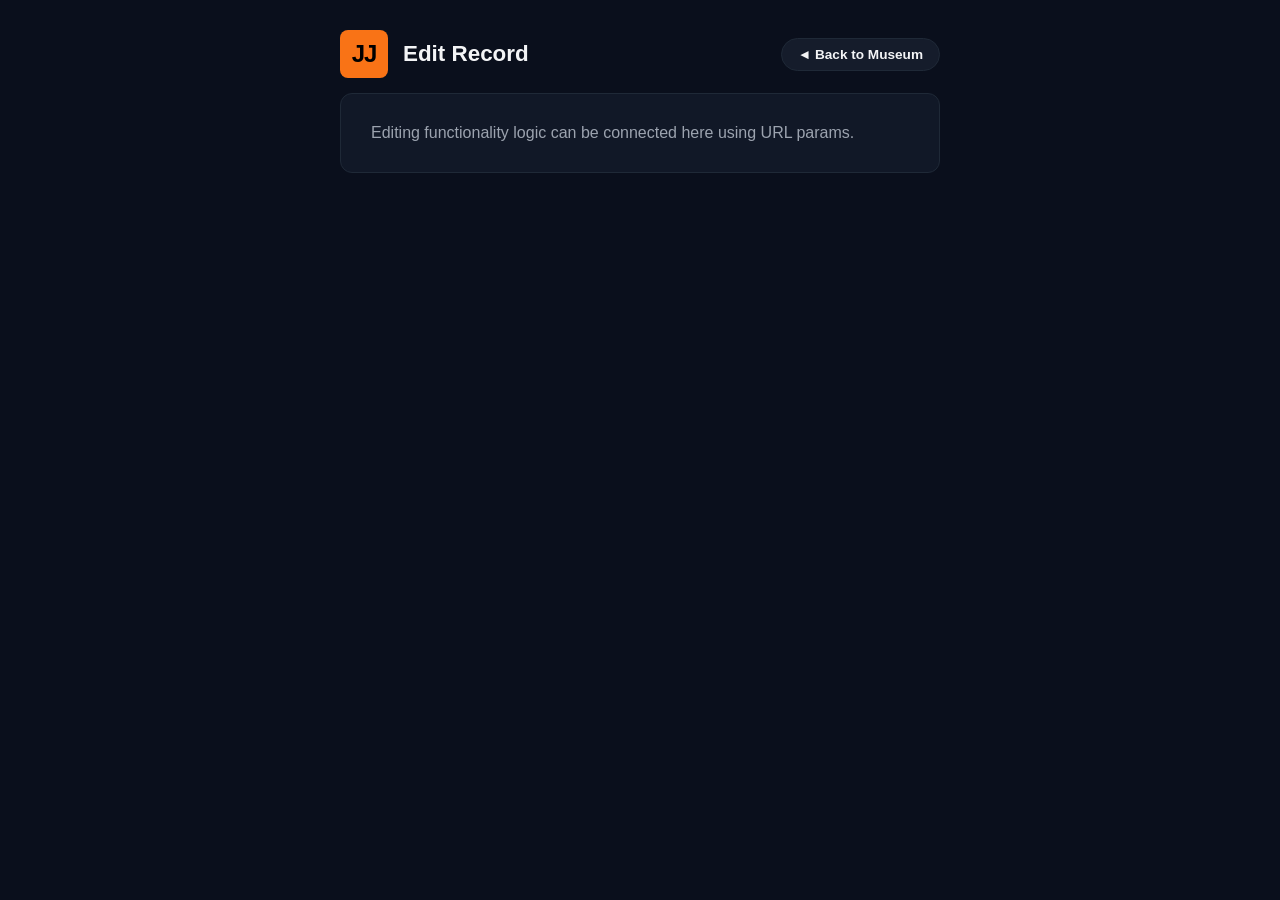
<file: edit_ticket_new.html>
<!DOCTYPE html>
<html lang="en">
<head>
  <meta charset="UTF-8">
  <meta name="viewport" content="width=device-width, initial-scale=1.0">
  <title>Edit Ticket Record - JJMM</title>
  <link rel="stylesheet" href="styles.css">
  <style>
    body {
      display: flex;
      flex-direction: column;
      align-items: center;
      padding: 30px;
    }
    .edit-container {
      width: 100%;
      max-width: 600px;
      background-color: var(--bg-panel);
      border: 1px solid var(--border-color);
      border-radius: 12px;
      padding: 30px;
    }
  </style>
</head>
<body>
  <header style="max-width: 600px;">
    <div class="header-left">
      <div class="logo">JJ</div>
      <div class="title-area">
        <h1>Edit Record</h1>
      </div>
    </div>
    <a href="index_short.html" class="btn-contribute">◄ Back to Museum</a>
  </header>

  <div class="edit-container">
    <p style="color: var(--text-muted);">Editing functionality logic can be connected here using URL params.</p>
  </div>
</body>
</html>
</file>
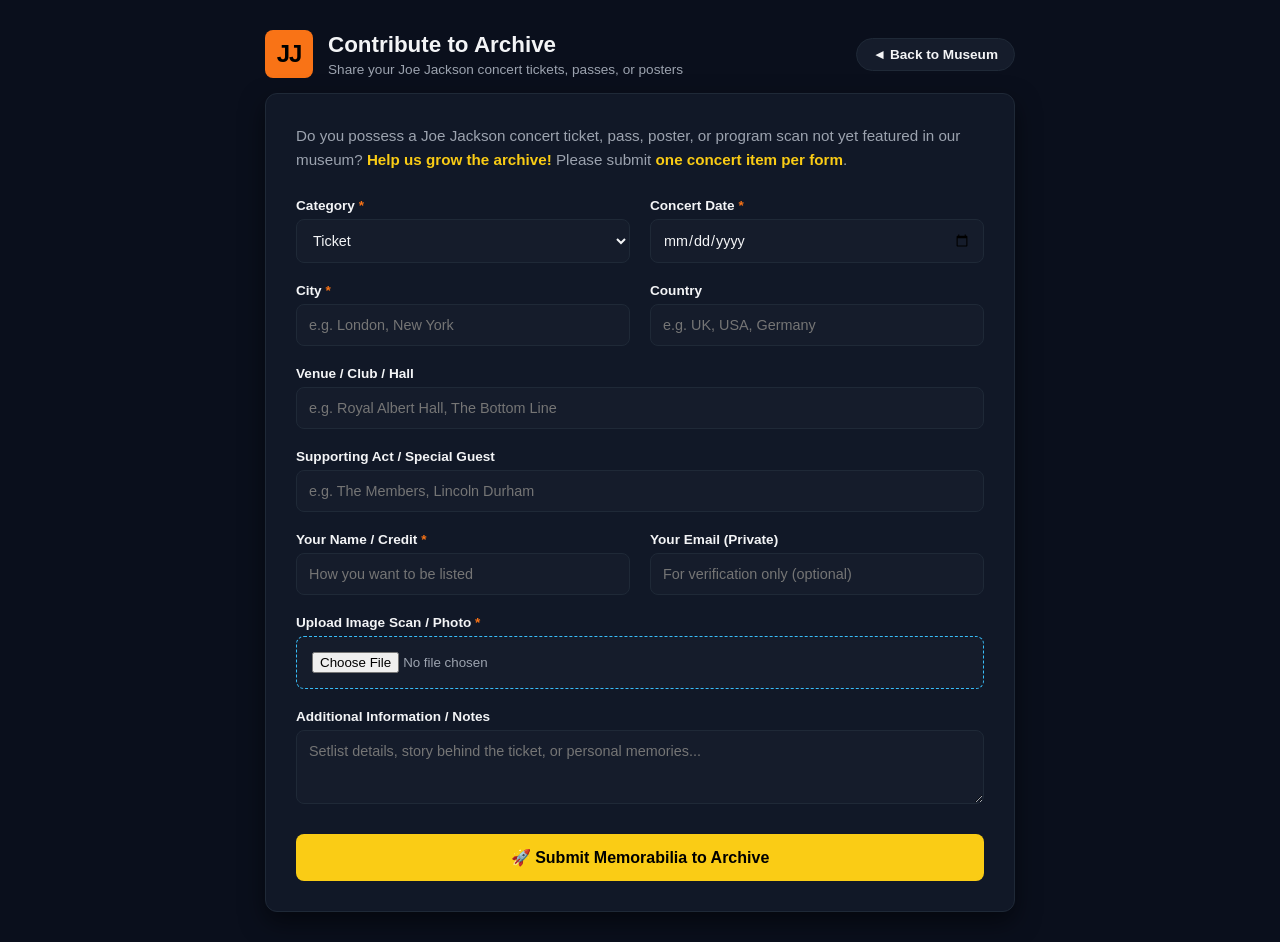
<file: ticket_form.html>
<!DOCTYPE html>
<html lang="en">
<head>
  <meta charset="UTF-8">
  <meta name="viewport" content="width=device-width, initial-scale=1.0">
  <title>Joe Jackson Museum - Contribute Memorabilia</title>
  <link rel="icon" href="data:image/svg+xml,<svg xmlns=%22http://www.w3.org/2000/svg%22 viewBox=%220 0 100 100%22><text y=%22.9em%22 font-size=%2290%22>🎫</text></svg>">
  <link rel="stylesheet" href="styles.css">

  <style>
    body {
      display: flex;
      flex-direction: column;
      align-items: center;
      padding: 30px;
    }

    .form-container {
      width: 100%;
      max-width: 750px;
      background-color: var(--bg-panel);
      border: 1px solid var(--border-color);
      border-radius: 12px;
      padding: 30px;
      box-shadow: 0 10px 25px rgba(0,0,0,0.5);
    }

    .form-intro {
      margin-bottom: 25px;
      line-height: 1.6;
      color: var(--text-muted);
      font-size: 0.95rem;
    }
    .form-intro strong { color: var(--accent-yellow); }

    .form-grid {
      display: grid;
      grid-template-columns: repeat(2, 1fr);
      gap: 20px;
    }

    .form-group { display: flex; flex-direction: column; gap: 6px; }
    .form-group.full-width { grid-column: 1 / -1; }

    label { font-size: 0.85rem; font-weight: 600; color: var(--text-main); }
    label span { color: var(--accent-orange); }

    input[type="text"], input[type="date"], input[type="email"], select, textarea {
      background-color: var(--bg-card);
      border: 1px solid var(--border-color);
      color: var(--text-main);
      padding: 12px;
      border-radius: 8px;
      font-size: 0.9rem;
      outline: none;
      font-family: inherit;
    }

    input:focus, select:focus, textarea:focus { border-color: var(--accent-blue); }

    input[type="file"] {
      background-color: var(--bg-card);
      border: 1px dashed var(--accent-blue);
      color: var(--text-muted);
      padding: 15px;
      border-radius: 8px;
      cursor: pointer;
    }

    .btn-submit {
      background-color: var(--accent-yellow);
      color: #000;
      border: none;
      padding: 14px 28px;
      border-radius: 8px;
      font-size: 1rem;
      font-weight: 700;
      cursor: pointer;
      width: 100%;
      margin-top: 10px;
      transition: background-color 0.2s, transform 0.1s;
    }
    .btn-submit:hover { background-color: #fde047; transform: translateY(-1px); }
    .btn-submit:disabled { opacity: 0.6; cursor: wait; transform: none; }

    #statusMessage {
      margin-top: 20px;
      padding: 16px;
      border-radius: 8px;
      font-size: 0.95rem;
      display: none;
      text-align: center;
      line-height: 1.5;
    }
    #statusMessage.success {
      background: rgba(74, 222, 128, 0.15);
      border: 1px solid #4ade80;
      color: #4ade80;
    }
    #statusMessage.error {
      background: rgba(239, 68, 68, 0.15);
      border: 1px solid #ef4444;
      color: #ef4444;
    }

    @media (max-width: 600px) {
      body { padding: 15px; }
      .form-grid { grid-template-columns: 1fr; }
    }
  </style>
</head>
<body>

  <header style="max-width: 750px;">
    <div class="header-left">
      <div class="logo">JJ</div>
      <div class="title-area">
        <h1>Contribute to Archive</h1>
        <p>Share your Joe Jackson concert tickets, passes, or posters</p>
      </div>
    </div>
    <a href="index_short.html" class="btn-contribute">◄ Back to Museum</a>
  </header>

  <div class="form-container">
    <p class="form-intro">
      Do you possess a Joe Jackson concert ticket, pass, poster, or program scan not yet featured in our museum? 
      <strong>Help us grow the archive!</strong> Please submit <strong>one concert item per form</strong>.
    </p>

    <form id="contribForm" action="https://formsubmit.co/marekkraus@gmail.com" method="POST" enctype="multipart/form-data" class="form-grid">
      <input type="hidden" name="_subject" value="JJMM - addition">
      <input type="hidden" name="_captcha" value="false">
      <input type="hidden" name="_template" value="table">

      <div class="form-group">
        <label for="category">Category <span>*</span></label>
        <select id="category" name="Category" required>
          <option value="Tickets">Ticket</option>
          <option value="Passes">Pass / Backstage</option>
          <option value="Posters">Poster / Flyer</option>
          <option value="Programs">Tour Program</option>
          <option value="T-shirts">Merchandise / T-shirt</option>
          <option value="Memorabilia">Other Memorabilia</option>
        </select>
      </div>

      <div class="form-group">
        <label for="date">Concert Date <span>*</span></label>
        <input type="date" id="date" name="Concert Date" required>
      </div>

      <div class="form-group">
        <label for="city">City <span>*</span></label>
        <input type="text" id="city" name="City" placeholder="e.g. London, New York" required>
      </div>

      <div class="form-group">
        <label for="country">Country</label>
        <input type="text" id="country" name="Country" placeholder="e.g. UK, USA, Germany">
      </div>

      <div class="form-group full-width">
        <label for="venue">Venue / Club / Hall</label>
        <input type="text" id="venue" name="Venue" placeholder="e.g. Royal Albert Hall, The Bottom Line">
      </div>

      <div class="form-group full-width">
        <label for="supporting_act">Supporting Act / Special Guest</label>
        <input type="text" id="supporting_act" name="Supporting Act" placeholder="e.g. The Members, Lincoln Durham">
      </div>

      <div class="form-group">
        <label for="contributor">Your Name / Credit <span>*</span></label>
        <input type="text" id="contributor" name="Contributor Credit" placeholder="How you want to be listed" required>
      </div>

      <div class="form-group">
        <label for="email">Your Email (Private)</label>
        <input type="email" id="email" name="email" placeholder="For verification only (optional)">
      </div>

      <div class="form-group full-width">
        <label for="scan_file">Upload Image Scan / Photo <span>*</span></label>
        <input type="file" id="scan_file" name="Attachment" accept="image/*" required>
      </div>

      <div class="form-group full-width">
        <label for="notes">Additional Information / Notes</label>
        <textarea id="notes" name="Notes" rows="3" placeholder="Setlist details, story behind the ticket, or personal memories..."></textarea>
      </div>

      <div class="form-group full-width">
        <button type="submit" id="submitBtn" class="btn-submit">🚀 Submit Memorabilia to Archive</button>
      </div>
    </form>

    <div id="statusMessage"></div>
  </div>

  <script>
    document.getElementById('contribForm').addEventListener('submit', async function(e) {
      e.preventDefault();

      const form = this;
      const submitBtn = document.getElementById('submitBtn');
      const statusMsg = document.getElementById('statusMessage');

      submitBtn.disabled = true;
      submitBtn.textContent = '⏳ Sending memorabilia...';
      statusMsg.style.display = 'none';

      try {
        const formData = new FormData(form);

        const response = await fetch(form.action, {
          method: 'POST',
          body: formData,
          headers: { 'Accept': 'application/json' }
        });

        if (response.ok) {
          statusMsg.className = 'success';
          statusMsg.style.display = 'block';
          statusMsg.innerHTML = '🎉 <strong>Thank you!</strong> Your memorabilia contribution has been sent successfully. We will review it shortly.';
          form.reset();
        } else {
          throw new Error(`HTTP ${response.status}`);
        }
      } catch (err) {
        statusMsg.className = 'error';
        statusMsg.style.display = 'block';
        statusMsg.innerHTML = '❌ <strong>Submission Error:</strong> Could not send form. Please try again.';
      } finally {
        submitBtn.disabled = false;
        submitBtn.textContent = '🚀 Submit Memorabilia to Archive';
      }
    });
  </script>
</body>
</html>
</file>
<file: styles.css>
:root {
  --bg-main: #0a0f1c;
  --bg-panel: #111827;
  --bg-card: #151c2b;
  --text-main: #f3f4f6;
  --text-muted: #9ca3af;
  --accent-yellow: #facc15;
  --accent-blue: #38bdf8;
  --accent-orange: #f97316;
  --border-color: #1f2937;
  --font-family: -apple-system, BlinkMacSystemFont, "Segoe UI", Roboto, Helvetica, Arial, sans-serif;
}

* {
  box-sizing: border-box;
  margin: 0;
  padding: 0;
}

body {
  font-family: var(--font-family);
  background-color: var(--bg-main);
  color: var(--text-main);
  padding: 0 40px 40px 40px;
  min-height: 100vh;
}

.viewer-container {
  z-index: 99999 !important;
}

.viewer-backdrop {
  background-color: rgba(5, 8, 16, 0.88) !important;
  backdrop-filter: blur(10px) !important;
  -webkit-backdrop-filter: blur(10px) !important;
}

.viewer-title {
  font-family: var(--font-family) !important;
  font-size: 1rem !important;
  color: var(--accent-yellow) !important;
  font-weight: 600 !important;
  letter-spacing: 0.5px !important;
  text-shadow: 0 2px 4px rgba(0, 0, 0, 0.8) !important;
}

/* Sticky Top Header */
.top-header-container {
  position: sticky;
  top: 0;
  background-color: var(--bg-main);
  z-index: 100;
  padding-top: 20px;
  padding-bottom: 15px;
  border-bottom: 1px solid var(--border-color);
  margin-bottom: 25px;
}

header {
  display: flex;
  justify-content: space-between;
  align-items: center;
  margin-bottom: 15px;
  width: 100%;
}

.header-left {
  display: flex;
  align-items: center;
  gap: 15px;
}

.logo {
  background-color: var(--accent-orange);
  color: #000;
  width: 48px;
  height: 48px;
  border-radius: 8px;
  display: flex;
  align-items: center;
  justify-content: center;
  font-weight: 900;
  font-size: 1.5rem;
  letter-spacing: -1px;
  flex-shrink: 0;
}

.title-area h1 {
  font-size: 1.4rem;
  font-weight: 700;
  display: flex;
  align-items: center;
  gap: 10px;
}

.year-badge {
  background-color: transparent;
  border: 1px solid var(--accent-yellow);
  color: var(--accent-yellow);
  font-size: 0.75rem;
  padding: 2px 8px;
  border-radius: 12px;
  font-weight: 600;
}

.title-area p {
  color: var(--text-muted);
  font-size: 0.85rem;
  margin-top: 4px;
}

.btn-contribute {
  background-color: var(--bg-card);
  border: 1px solid var(--border-color);
  color: var(--text-main);
  padding: 8px 16px;
  border-radius: 20px;
  font-size: 0.85rem;
  font-weight: 600;
  text-decoration: none;
  display: inline-flex;
  align-items: center;
  gap: 8px;
  transition: all 0.2s ease;
  white-space: nowrap;
}

.btn-contribute:hover {
  border-color: var(--accent-yellow);
  color: var(--accent-yellow);
  background-color: var(--bg-panel);
  transform: translateY(-1px);
}

/* On This Day Banner */
.on-this-day-banner {
  background: linear-gradient(135deg, rgba(250, 204, 21, 0.15), rgba(56, 189, 248, 0.1));
  border: 1px solid rgba(250, 204, 21, 0.4);
  border-radius: 8px;
  padding: 10px 16px;
  margin-bottom: 15px;
  display: none;
  align-items: center;
  justify-content: space-between;
  gap: 15px;
}

.on-this-day-banner.active {
  display: flex;
}

.otd-left {
  display: flex;
  align-items: center;
  gap: 12px;
}

.otd-icon {
  font-size: 1.3rem;
  background: rgba(250, 204, 21, 0.2);
  padding: 6px 10px;
  border-radius: 6px;
}

.otd-text h4 {
  font-size: 0.85rem;
  color: var(--accent-yellow);
  text-transform: uppercase;
  letter-spacing: 0.5px;
  margin-bottom: 2px;
}

.otd-text p {
  font-size: 0.85rem;
  color: var(--text-main);
  font-weight: 500;
}

.otd-btn {
  background-color: var(--accent-yellow);
  color: #000;
  border: none;
  padding: 6px 14px;
  border-radius: 6px;
  font-size: 0.8rem;
  font-weight: 700;
  cursor: pointer;
  white-space: nowrap;
  transition: all 0.2s;
}

.otd-btn:hover {
  background-color: #fde047;
}

/* Category Tabs */
.category-tabs {
  display: flex;
  gap: 8px;
  margin-bottom: 15px;
  overflow-x: auto;
  padding-bottom: 4px;
}

.tab-btn {
  background-color: var(--bg-panel);
  border: 1px solid var(--border-color);
  color: var(--text-muted);
  padding: 8px 16px;
  border-radius: 20px;
  font-size: 0.85rem;
  font-weight: 600;
  cursor: pointer;
  white-space: nowrap;
  transition: all 0.2s ease;
  display: inline-flex;
  align-items: center;
  gap: 6px;
}

.tab-btn:hover {
  border-color: var(--accent-blue);
  color: #fff;
}

.tab-btn.active {
  background-color: var(--accent-yellow);
  color: #000;
  border-color: var(--accent-yellow);
}

/* Search Controls Bar */
.controls {
  display: flex;
  gap: 10px;
  background-color: var(--bg-panel);
  padding: 12px 15px;
  border-radius: 8px;
  border: 1px solid var(--border-color);
  align-items: center;
  flex-wrap: wrap;
}

.search-input-wrapper {
  position: relative;
  display: flex;
  align-items: center;
  flex: 1;
  min-width: 200px;
}

.search-input-wrapper input {
  background-color: var(--bg-main);
  border: 1px solid var(--accent-yellow) !important;
  color: var(--text-main);
  padding: 8px 36px 8px 12px;
  border-radius: 6px;
  font-size: 0.85rem;
  width: 100%;
  outline: none;
  box-shadow: 0 0 4px rgba(250, 204, 21, 0.15);
  transition: box-shadow 0.2s, border-color 0.2s;
}

.search-input-wrapper input:focus,
.search-input-wrapper input:hover {
  box-shadow: 0 0 8px rgba(250, 204, 21, 0.35);
}

.search-clear-btn {
  position: absolute;
  right: 10px;
  background: transparent;
  border: none;
  color: var(--text-muted);
  font-size: 0.9rem;
  cursor: pointer;
  display: none;
  padding: 2px 4px;
  border-radius: 50%;
  transition: color 0.2s, background 0.2s;
}

.search-clear-btn:hover {
  color: var(--accent-yellow);
  background: rgba(255, 255, 255, 0.1);
}

.surprise-btn {
  background-color: var(--bg-main);
  border: 1px solid var(--accent-yellow);
  color: var(--accent-yellow);
  padding: 8px 14px;
  border-radius: 6px;
  font-size: 0.85rem;
  font-weight: 700;
  cursor: pointer;
  white-space: nowrap;
  transition: all 0.2s ease;
  display: inline-flex;
  align-items: center;
  gap: 6px;
}

.surprise-btn:hover {
  background-color: var(--accent-yellow);
  color: #000;
  box-shadow: 0 0 10px rgba(250, 204, 21, 0.4);
}

.controls select {
  background-color: var(--bg-main);
  border: 1px solid var(--border-color);
  color: var(--text-main);
  padding: 8px 12px;
  border-radius: 6px;
  font-size: 0.85rem;
  outline: none;
}

#yearFilter {
  width: 105px !important;
  flex-shrink: 0;
}

#sortFilter {
  min-width: 185px !important;
  flex-shrink: 0;
}

#cityFilter,
#pageSizeFilter {
  flex-shrink: 0;
}

.controls select:focus {
  border-color: var(--accent-blue);
}

.layout-toggles {
  display: flex;
  gap: 5px;
}

.toggle-btn {
  background-color: var(--bg-main);
  border: 1px solid var(--border-color);
  color: var(--text-muted);
  width: 36px;
  height: 35px;
  border-radius: 6px;
  cursor: pointer;
  display: flex;
  align-items: center;
  justify-content: center;
  font-size: 1.1rem;
}

.toggle-btn.active {
  background-color: var(--accent-yellow);
  color: #000;
  border-color: var(--accent-yellow);
}

/* Grid / List Views */
.tickets-container.grid-view {
  display: grid;
  grid-template-columns: repeat(auto-fill, minmax(300px, 1fr));
  gap: 20px;
}

.tickets-container.list-view {
  display: flex;
  flex-direction: column;
  gap: 15px;
}

.tickets-container.list-view .ticket-card {
  flex-direction: row;
  align-items: flex-start;
  height: auto;
}

.tickets-container.list-view .card-img-wrapper {
  width: 220px;
  height: 160px;
  flex-shrink: 0;
}

/* Ticket Card Styling */
.ticket-card {
  background-color: var(--bg-card);
  border: 1px solid var(--border-color);
  border-radius: 10px;
  overflow: hidden;
  display: flex;
  flex-direction: column;
  cursor: pointer;
  position: relative;
  transition: transform 0.2s, border-color 0.2s;
}

.ticket-card:hover {
  border-color: var(--accent-blue);
  transform: translateY(-2px);
}

.card-img-wrapper {
  position: relative;
  height: 230px;
  width: 100%;
  background-color: #000;
  overflow: hidden;
}

.card-img-wrapper img {
  width: 100%;
  height: 100%;
  object-fit: cover;
}

.card-content {
  padding: 15px;
  display: flex;
  flex-direction: column;
  flex-grow: 1;
}

/* 2-Column Row Under Image */
.card-main-row {
  display: flex;
  justify-content: space-between;
  align-items: flex-start;
  gap: 12px;
  width: 100%;
}

.card-info-left {
  flex: 1;
  min-width: 0;
}

.card-date {
  font-size: 0.9rem;
  font-weight: 700;
  color: #fff;
  margin-bottom: 4px;
  word-wrap: break-word;
}

.info-text {
  font-size: 0.83rem;
  font-weight: 500;
  color: var(--text-muted);
  line-height: 1.35;
  word-wrap: break-word;
}

/* Right Column Icon Bar */
.card-icon-col {
  display: flex;
  flex-wrap: wrap;
  gap: 6px;
  justify-content: flex-end;
  align-items: flex-start;
  flex-shrink: 0;
  max-width: 110px;
}

.icon-btn {
  background: rgba(255, 255, 255, 0.06);
  border: 1px solid var(--border-color);
  color: var(--text-main);
  padding: 5px 8px;
  border-radius: 6px;
  font-size: 0.8rem;
  font-weight: 700;
  cursor: pointer;
  display: inline-flex;
  align-items: center;
  justify-content: center;
  transition: all 0.2s ease;
  text-decoration: none;
}

.icon-btn:hover {
  border-color: var(--accent-yellow);
  color: var(--accent-yellow);
  background: rgba(250, 204, 21, 0.15);
}

.icon-btn.badge-setlist {
  background: rgba(250, 204, 21, 0.15);
  border-color: rgba(250, 204, 21, 0.4);
  color: var(--accent-yellow);
}

.collapsible-content {
  display: none;
  margin-top: 10px;
  background: rgba(0, 0, 0, 0.3);
  padding: 10px;
  border-radius: 6px;
  font-size: 0.8rem;
  color: var(--text-muted);
}

.collapsible-content.open {
  display: block;
}

.collapsible-content ol,
.collapsible-content ul {
  padding-left: 20px;
  margin: 4px 0;
}

/* Pagination Controls */
.pagination-container {
  display: flex;
  justify-content: center;
  align-items: center;
  gap: 8px;
  margin-top: 35px;
  padding-top: 20px;
  border-top: 1px solid var(--border-color);
  flex-wrap: wrap;
}

.page-btn {
  background-color: var(--bg-panel);
  border: 1px solid var(--border-color);
  color: var(--text-main);
  padding: 8px 14px;
  border-radius: 6px;
  font-size: 0.85rem;
  cursor: pointer;
}

.page-btn.active {
  background-color: var(--accent-yellow);
  color: #000;
  border-color: var(--accent-yellow);
  font-weight: 700;
}

/* Video Modal - 3 Column Layout */
#videoModal {
  display: none;
  position: fixed;
  inset: 0;
  z-index: 99999;
  background: rgba(5, 8, 16, 0.9);
  backdrop-filter: blur(10px);
  -webkit-backdrop-filter: blur(10px);
  align-items: center;
  justify-content: center;
  padding: 20px;
}

#videoModal.active {
  display: flex;
}

#videoModal .video-modal-container {
  position: relative;
  display: flex;
  flex-direction: row;
  gap: 20px;
  max-width: 1280px;
  width: 98%;
  background-color: var(--bg-panel);
  border: 1px solid var(--border-color);
  border-radius: 12px;
  padding: 24px;
  box-shadow: 0 25px 50px -12px rgba(0, 0, 0, 0.7);
  align-items: stretch;
}

.jj-close-btn {
  position: absolute;
  top: 10px;
  right: 14px;
  background: none;
  border: none;
  color: var(--text-muted);
  font-size: 1.4rem;
  cursor: pointer;
  z-index: 10;
  line-height: 1;
}

.jj-close-btn:hover {
  color: var(--accent-yellow);
}

.jj-video-center {
  flex: 1 1 50%;
  display: flex;
  flex-direction: column;
  justify-content: center;
}

.jj-video-frame-wrapper {
  position: relative;
  width: 100%;
  aspect-ratio: 16 / 9;
  background: #000;
  border-radius: 8px;
  overflow: hidden;
  border: 1px solid var(--border-color);
}

.jj-video-frame-wrapper iframe {
  width: 100%;
  height: 100%;
  border: none;
}

.jj-video-side-col {
  flex: 1 1 25%;
  background: var(--bg-card);
  border: 1px solid var(--border-color);
  border-radius: 8px;
  padding: 18px;
  max-height: 440px;
  overflow-y: auto;
}

.jj-video-side-col h4 {
  margin-bottom: 12px;
  font-size: 0.95rem;
  font-weight: 700;
}

/* Responsive & Mobile Optimizations */
@media (max-width: 992px) {
  #videoModal .video-modal-container {
    flex-direction: column;
    max-height: 90vh;
    overflow-y: auto;
  }
  .jj-video-side-col {
    width: 100%;
    max-height: 200px;
  }
}

@media (max-width: 768px) {
  body {
    padding: 0 12px 20px 12px;
  }

  .top-header-container {
    position: relative;
    top: auto;
    padding-top: 10px;
    padding-bottom: 10px;
    margin-bottom: 15px;
  }

  header {
    flex-direction: column;
    align-items: flex-start;
    gap: 12px;
  }

  .btn-contribute {
    font-size: 0.8rem;
    padding: 6px 12px;
  }

  .title-area h1 {
    font-size: 1.1rem;
    flex-wrap: wrap;
  }

  .on-this-day-banner.active {
    flex-direction: column;
    align-items: stretch;
    gap: 10px;
    padding: 12px;
  }

  .otd-left {
    align-items: flex-start;
  }

  .otd-text p {
    font-size: 0.82rem;
    line-height: 1.35;
  }

  .otd-btn {
    width: 100%;
    text-align: center;
    padding: 10px;
  }

  .controls {
    flex-direction: column;
    align-items: stretch;
    gap: 10px;
    padding: 12px;
  }

  .search-input-wrapper {
    width: 100%;
  }

  .search-input-wrapper input,
  .controls select {
    font-size: 16px !important;
    width: 100% !important;
  }

  #yearFilter,
  #sortFilter {
    width: 100% !important;
    min-width: unset !important;
  }

  .surprise-btn {
    width: 100%;
    justify-content: center;
    padding: 10px;
  }

  .layout-toggles {
    justify-content: center;
    width: 100%;
  }

  .toggle-btn {
    flex-grow: 1;
    height: 38px;
  }

  .tickets-container.grid-view {
    grid-template-columns: 1fr;
    gap: 15px;
  }

  .tickets-container.list-view .ticket-card {
    flex-direction: column;
  }

  .tickets-container.list-view .card-img-wrapper {
    width: 100%;
    height: 200px;
  }
}
</file>
